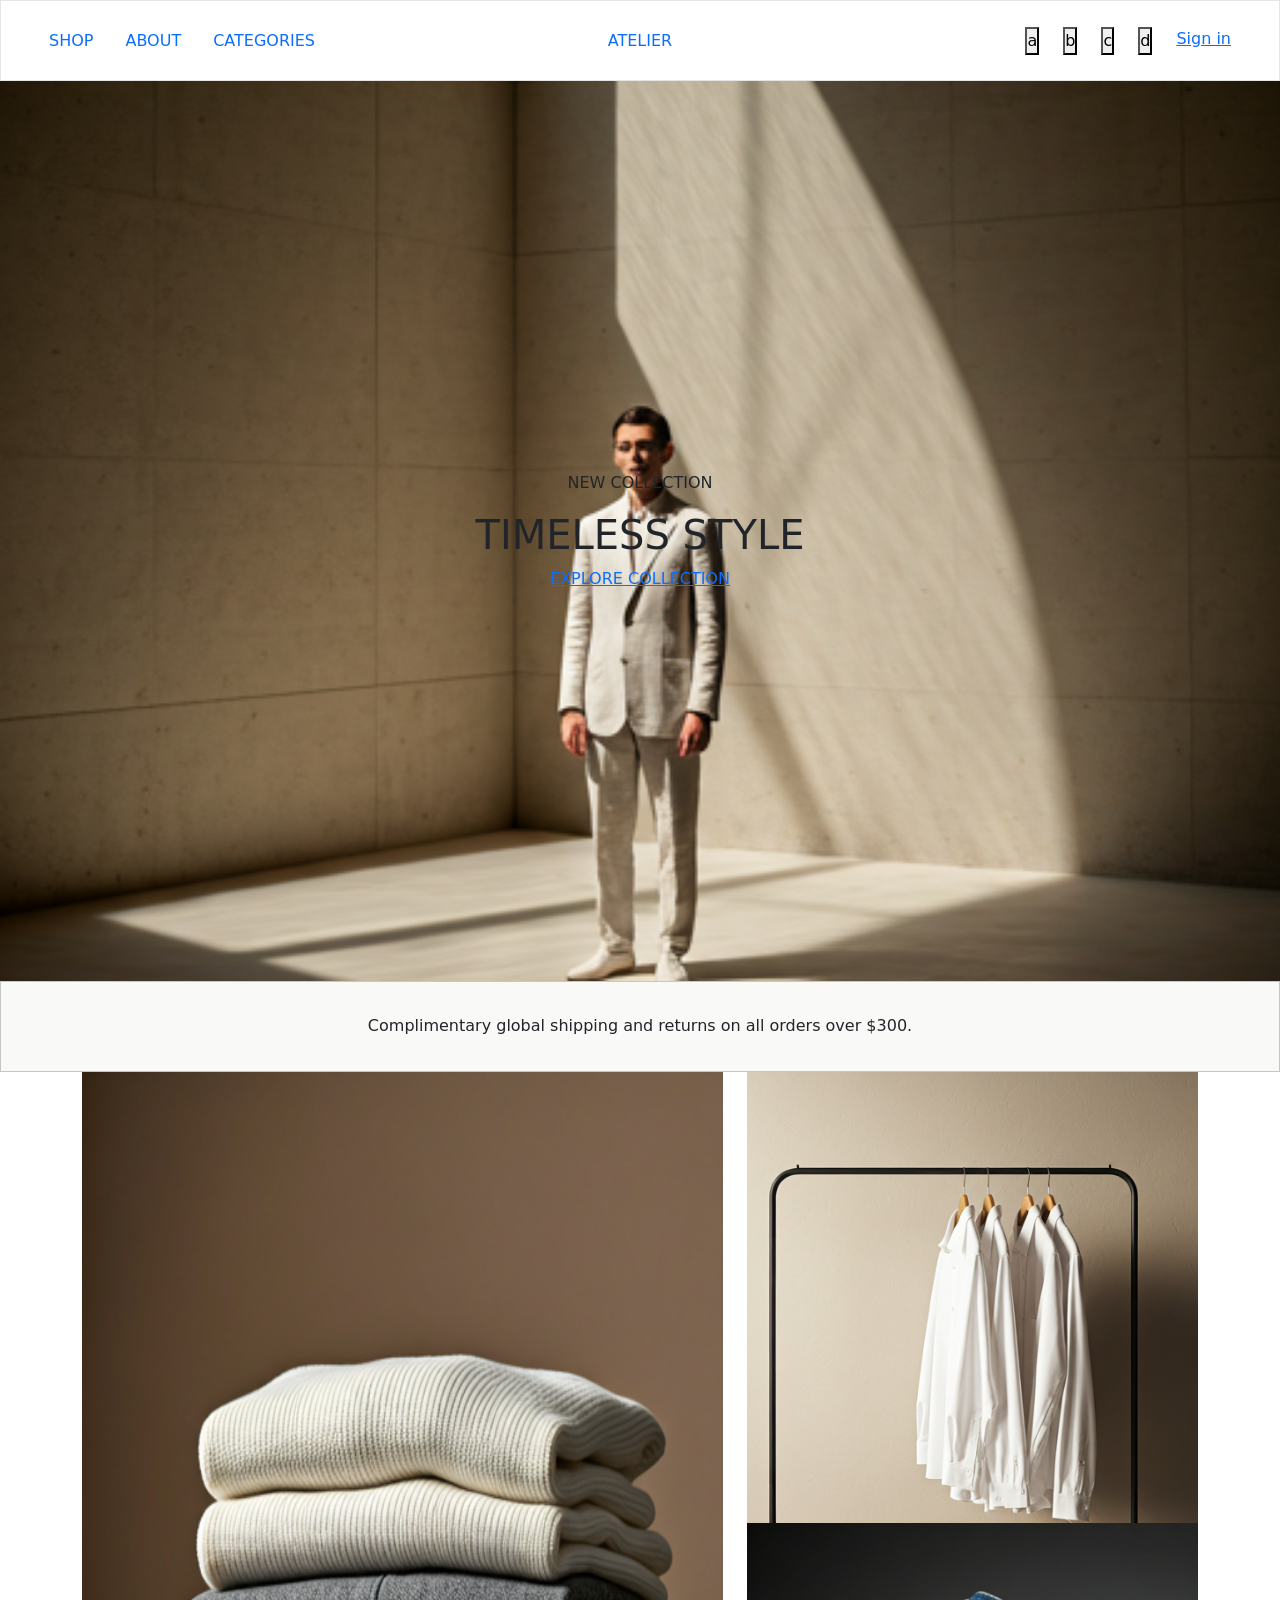
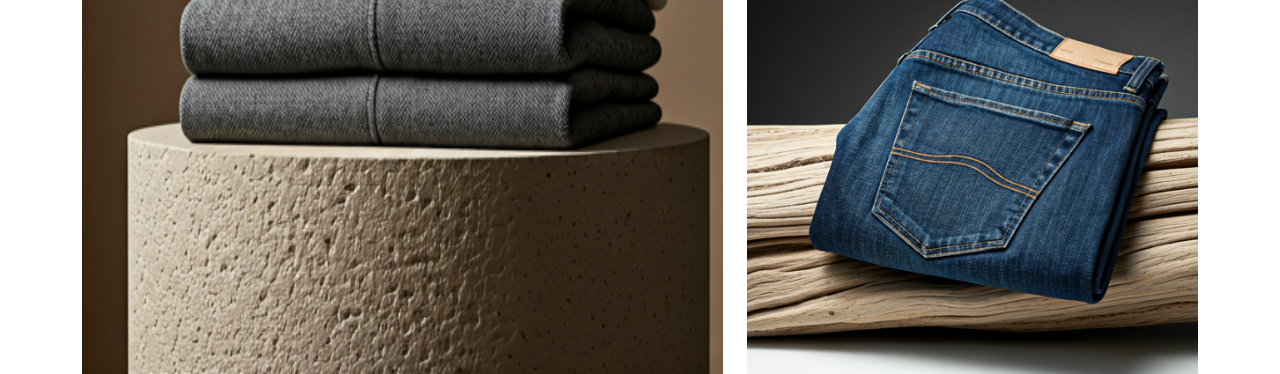
<file: index.html>
<!DOCTYPE html>
<html lang="en">
<head>
    <meta charset="UTF-8">
    <meta name="viewport" content="width=device-width, initial-scale=1.0">
    <title>Atelier</title>
   
    <link href="https://cdn.jsdelivr.net/npm/bootstrap@5.3.8/dist/css/bootstrap.min.css" rel="stylesheet" integrity="sha384-sRIl4kxILFvY47J16cr9ZwB07vP4J8+LH7qKQnuqkuIAvNWLzeN8tE5YBujZqJLB" crossorigin="anonymous">
    
    <script src="https://cdn.jsdelivr.net/npm/bootstrap@5.3.8/dist/js/bootstrap.bundle.min.js" integrity="sha384-FKyoEForCGlyvwx9Hj09JcYn3nv7wiPVlz7YYwJrWVcXK/BmnVDxM+D2scQbITxI" crossorigin="anonymous"></script>
     <link rel="stylesheet" href="style.css">
<body>

   <nav class="nav">
      <div class="parent-nav">
         <div class="parent-nav-child-1">
            <a href="#">SHOP</a>
            <a href="#">ABOUT</a>
            <a href="#">CATEGORIES</a>
         </div>
   
         <div class="parent-nav-child-2">
          <a href="">ATELIER</a>
         </div>
         <div class="parent-nav-child-3">
            <button>a</button>
            <button>b</button>
            <button>c</button>
            <button>d</button>
            <a href="signin.html">Sign in</a>
         </div>
      </div>
   </nav>

   <header class="header">
     <div class="hero">
      <div class="hero-heading"><p>NEW COLLECTION</p></div>  
      <div><H1>TIMELESS STYLE</H1></div>
      <div class="hero-link"><a href="#">EXPLORE COLLECTION</a></div>
     </div>
   </header>

   <section class="hero-para">
         <p>Complimentary global shipping and returns on all orders over $300.</p> 
   </section>

   <section class="container image">
      <div class="row image">
         <div class="col-md-7">
            <img class="img-fluid w-100 h-100" src="images/cloth.png" alt="">
         </div>
         <div class="col-md-5">
            <div class="col-md-12">
               <img class="img-fluid w-100 h-100" src="images/shirt.png" alt="">
            </div>
            <div class="col-md-12">
               <img class="img-fluid w-100 h-100" src="images/jeans.png" alt="">
            </div>
         </div>
      </div>
   </section>

</body>
</html>
</file>
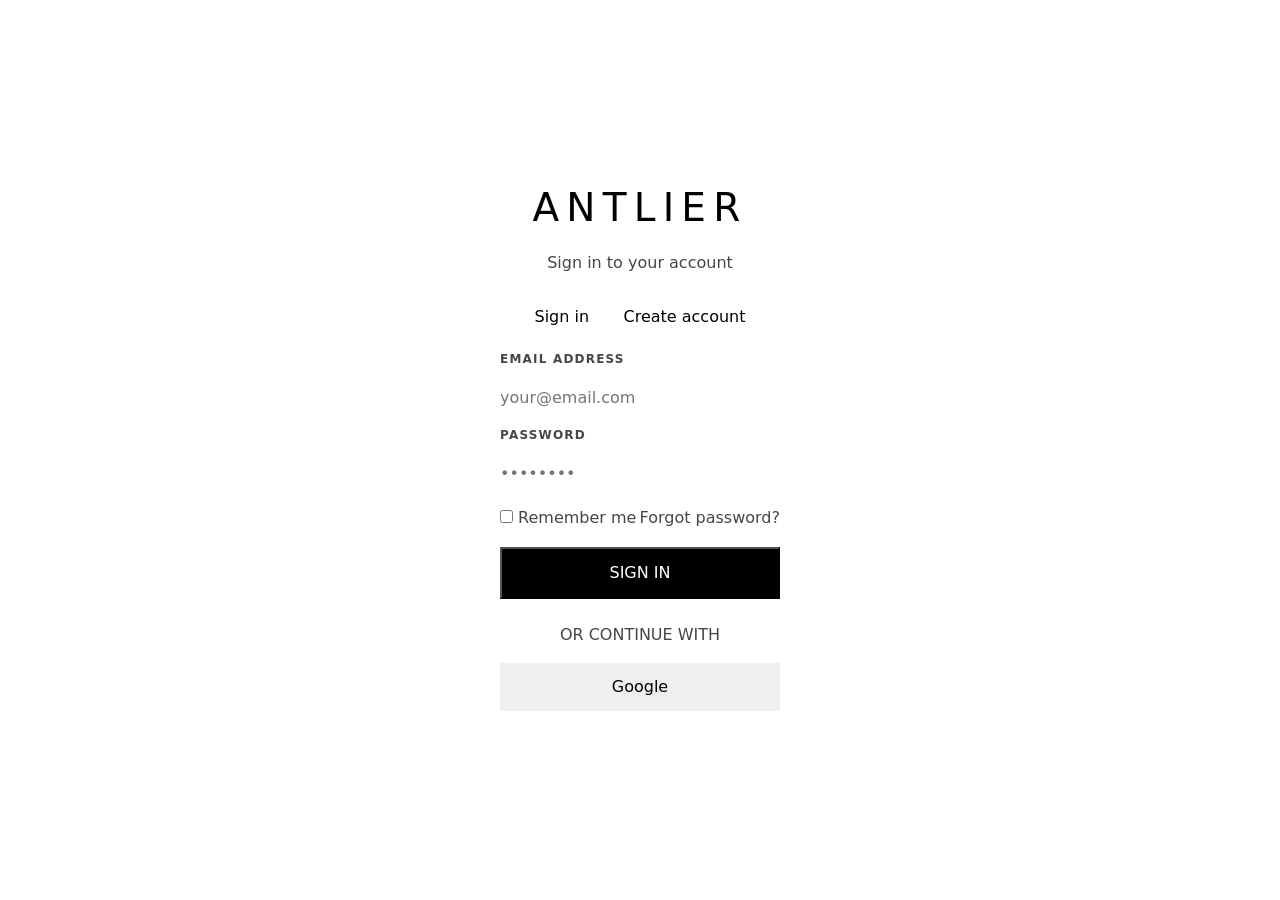
<file: signin.html>
<!DOCTYPE html>
<html lang="en">

<head>
    <meta charset="UTF-8">
    <meta name="viewport" content="width=device-width, initial-scale=1.0">
    <title>Account Creation</title>
    <link href="https://cdn.jsdelivr.net/npm/bootstrap@5.3.8/dist/css/bootstrap.min.css" rel="stylesheet"
        integrity="sha384-sRIl4kxILFvY47J16cr9ZwB07vP4J8+LH7qKQnuqkuIAvNWLzeN8tE5YBujZqJLB" crossorigin="anonymous">
    <script src="https://cdn.jsdelivr.net/npm/bootstrap@5.3.8/dist/js/bootstrap.bundle.min.js"
        integrity="sha384-FKyoEForCGlyvwx9Hj09JcYn3nv7wiPVlz7YYwJrWVcXK/BmnVDxM+D2scQbITxI"
        crossorigin="anonymous"></script>
    <link rel="stylesheet" href="signin.css">
</head>

<body>
    <section class="container fluid ">
        <div class="row section">
            <div class="col-md-4 main ">
                <div class="centering">
                    <p class="heading">ANTLIER</p>
                </div>
                <div id="signin-create" class="centering sub-heading">Sign in to your account</div>
                <div class="list-group" id="list-tab" role="tablist">

                    <!-- Signin and Create Account toggle  -->                  
                    <div class="btn-centering mb-3">
                        <div class="centering">
                            <a class="list-group-item-action active button " id="signin-btn" data-bs-toggle="list"
                                href="#list-home" role="tab" aria-controls="list-home">Sign in</a>
                        </div>
                        <div class="centering">
                            <a class="list-group-item-action button" id="list-settings-list" data-bs-toggle="list"
                                href="#list-settings" role="tab" aria-controls="list-settings">Create account</a>
                        </div>
                    </div>

                    <div class="tab-content" id="nav-tabContent">
                        <div class="tab-pane fade show active" id="list-home" role="tabpanel"
                            aria-labelledby="list-home-list">

                            <!-- Signin form -->
                            <form action="">
                                <div class="mt-2">
                                    <div class="email mb-2">
                                        <label class="email-pass-input" for="">EMAIL ADDRESS</label>
                                        <input placeholder="your@email.com" class="w-100 input" type="text">
                                    </div>
                                    <div class="password">
                                        <label class="email-pass-input" for="">PASSWORD</label>
                                        <input placeholder="••••••••" class="w-100 input " type="password">
                                    </div>
                                    <div class="remember-forgot-sec">
                                        <div>
                                            <input type="checkbox">
                                            <label class="remember-me" for="">Remember me</label>
                                        </div>

                                        <a class="forgot-pass" href="">Forgot password?</a>
                                    </div>
                                    <button class="submit-btn" type="submit">SIGN IN</button>
                                </div>
                            </form>
                            <div class="google">
                                <div class="d-flex justify-content-center align-items-center">
                                    <p>OR CONTINUE WITH</p>
                                </div>
                                <button class="signin-and-create-btn w-100">Google</button>
                            </div>
                        </div>

                        <div class="tab-pane fade" id="list-settings" role="tabpanel"
                            aria-labelledby="list-settings-list">

                            <!-- Create Account form -->
                            <form id="create-account" action="">
                                <div class="d-flex">
                                    <input class="w-100 mb-2 input" id="firstname-check" placeholder="Firstname" type="text">
                                   
                                    <input class="w-100 mb-2 input" id="lastname-check" placeholder="Lastname" type="text">
                                    
                                </div>
                                 <div id="firstname-error" class="text-danger small mt-1"></div>
                                 <div id="lastname-error" class="text-danger small mt-1"></div>
                                <input class="w-100 mb-2 input" id="email-check" placeholder="Email" type="email">
                                <div id="email-error" class="text-danger small mt-1"></div>
                                <input class="w-100 input" id="password-check" placeholder="Password" type="password">
                                <div id="password-error" class="text-danger small mt-1"></div>

                                <div class="remember-forgot-sec d-block">
                                    <div class="d-flex">
                                        <input class="mb-4 me-2" type="checkbox">
                                        <label class="remember-me" for="">Subscribe to our newsletter for exclusive
                                            offers and updates.</label>
                                    </div>
                                    <div class="d-flex mt-3">
                                        <input class="mb-4 me-2" type="checkbox">
                                        <label class="remember-me" for="">I agree to the Terms and Conditions and
                                            Privacy
                                            Policy
                                            .*</label>
                                    </div>
                                </div>
                                <button class="submit-btn" type="submit">CREATE ACCOUNT</button>
                            </form>

                            <div class="google">
                                <div class="d-flex justify-content-center align-items-center">
                                    <p>OR CONTINUE WITH</p>
                                </div>
                                <button class="signin-and-create-btn w-100">Google</button>
                            </div>

                        </div>
                    </div>
                </div>
            </div>
        </div>
    </section>
    <script src="signin.js"></script>
</body>

</html>
</file>
<file: style.css>
* {
    margin: 0;
    padding: 0;
}

.nav {
    display: flex;
    width: 100%;
    height: 81px;
    border: 1px solid #E7E5E4;
}

.parent-nav {
    display: flex;
    justify-content: space-between;
    width: 100%;
    align-items: center;
    padding-left: 48px;
    padding-right: 48px;
}

.parent-nav-child-1 {
    width: 33.33%;
    display: flex;
    gap: 32px;
    justify-content: flex-start;
    a {
        text-decoration: none;
    }
}

.parent-nav-child-2 {
    display: flex;
    justify-content: center;
    width: 33.33%;
    a {
        text-decoration: none;
    }
}

.parent-nav-child-3 {
    display: flex;
    width: 33.33%;
    justify-content: flex-end;
    gap: 24px;
}

.header {
    background-image: url("images/hero.png");
    background-color: #F4F4F2;
    background-repeat: no-repeat;
    background-size: cover;
    background-position: center;
    width: 100%;
    height: 100vh;
    display: flex;
    justify-content: center;
    align-items: center;
}

.hero-heading {
   display: flex;
   justify-content: center;
}

.hero-link {
    display: flex;
    justify-content: center;
    text-decoration: none;
}

.hero-para {
    width: 100%;
    height: 90.59px;
    background-color: #F9F9F7;
    border: 1px solid #C4C7C7;
    display: flex;
    justify-content: center;
    align-items: center;
    p {
        margin-bottom: 0px;
    }
}

.image {
   height: 300px;
}
</file>
<file: signin.css>
* {
    padding: 0;
    margin: 0;
}

body {
    color: #444748;
}

.section {
    display: flex;
    justify-content: center;
    align-items: center;
    height: 100vh;
}

.main {
    /* border: 1px solid brown; */
    padding: 50px;
}

.centering {
    display: flex;
    justify-content: center;
    align-items: center;
}

.btn-centering {
    display: flex;
    justify-content: space-evenly;
    align-items: center;
}


.heading {
    font-size: 39px;
    size: 400px;
    height: 39px;
    letter-spacing: 7.2px;
    line-height: 38.4px;
    color: #000000;

}

.button {
    border: none;
    text-decoration: none;
    color: black;
}



.sub-heading {
    padding-top: 7px;
    margin-bottom: 30px;
    size: 16px;
}

.password {
    display: block;
}

.submit-btn {
    width: 100%;
    padding: 12px 16px 12px 16px;
    background-color: #000000;
    color: white;
}

.email {
    display: flex;
    flex-direction: column;
    gap: 8px;
}

.password {
    display: flex;
    flex-direction: column;
    gap: 8px;
}

.email-pass-input {
    font-weight: 600;
    font-style: Semi Bold;
    font-size: 12px;
    line-height: 12px;
    letter-spacing: 1.2px;
}

.remember-me {
    font-weight: 400;
    font-style: Regular;
    font-size: 16px;
    line-height: 25.6px;
    letter-spacing: 0px;
}

.forgot-pass {
    font-weight: 400;
    font-style: Regular;
    font-size: 16px;
    line-height: 25.6px;
    letter-spacing: 0px;
    text-decoration: none;
    color: #444748;
}

.remember-forgot-sec {
    display: flex;
    margin-top: 8px;
    margin-bottom: 16.01px;
    justify-content: space-between;
    align-items: center;
}

.google {
    display: flex;
    flex-direction: column;
    gap: px;
    margin-top: 24px;
}


.signin-and-create-btn {
    width: 100%;
    padding: 12px 16px 12px 16px;
    border: none;
}

.input {
    height: 48px;
    border: none;
}

.create {
    font-family: Noto Serif;

    font-weight: 300;
    font-style: Regular;
    font-size: 24px;
    line-height: 31.2px;
    letter-spacing: 0px;
}
</file>
